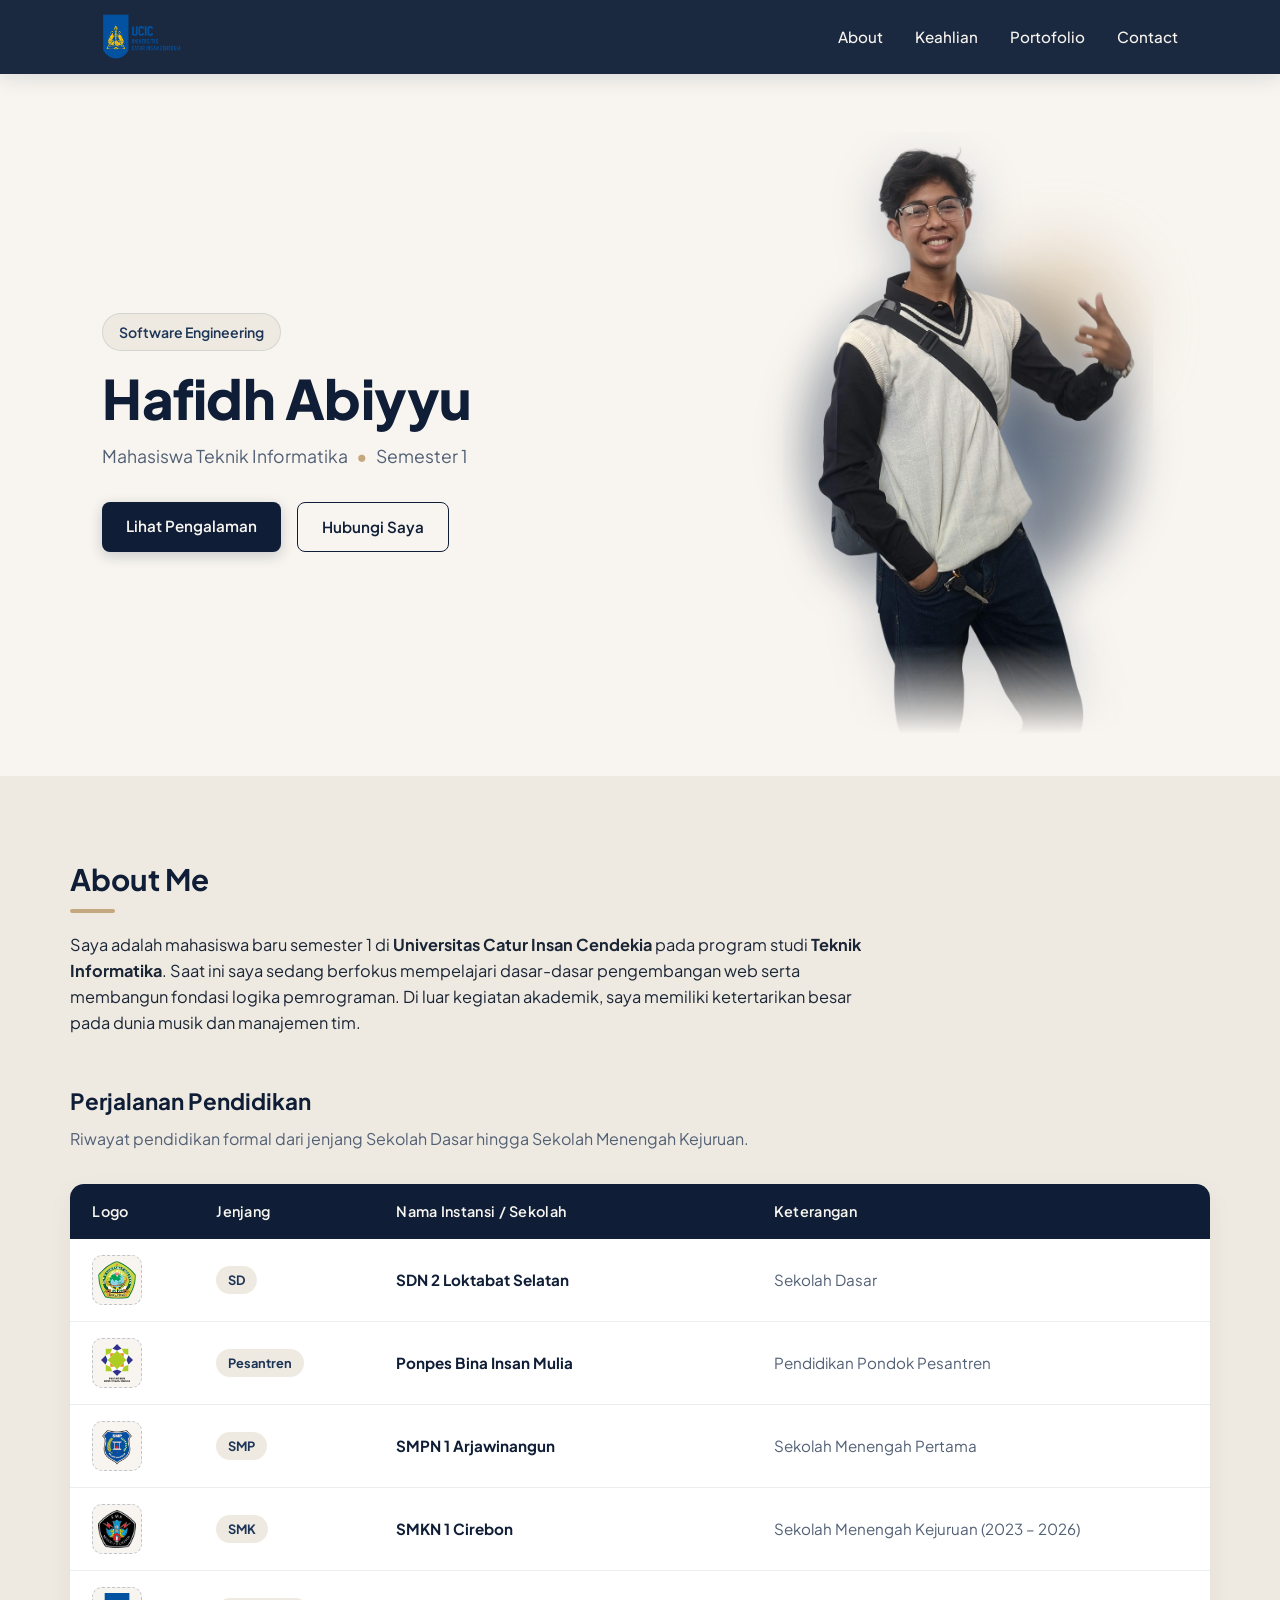
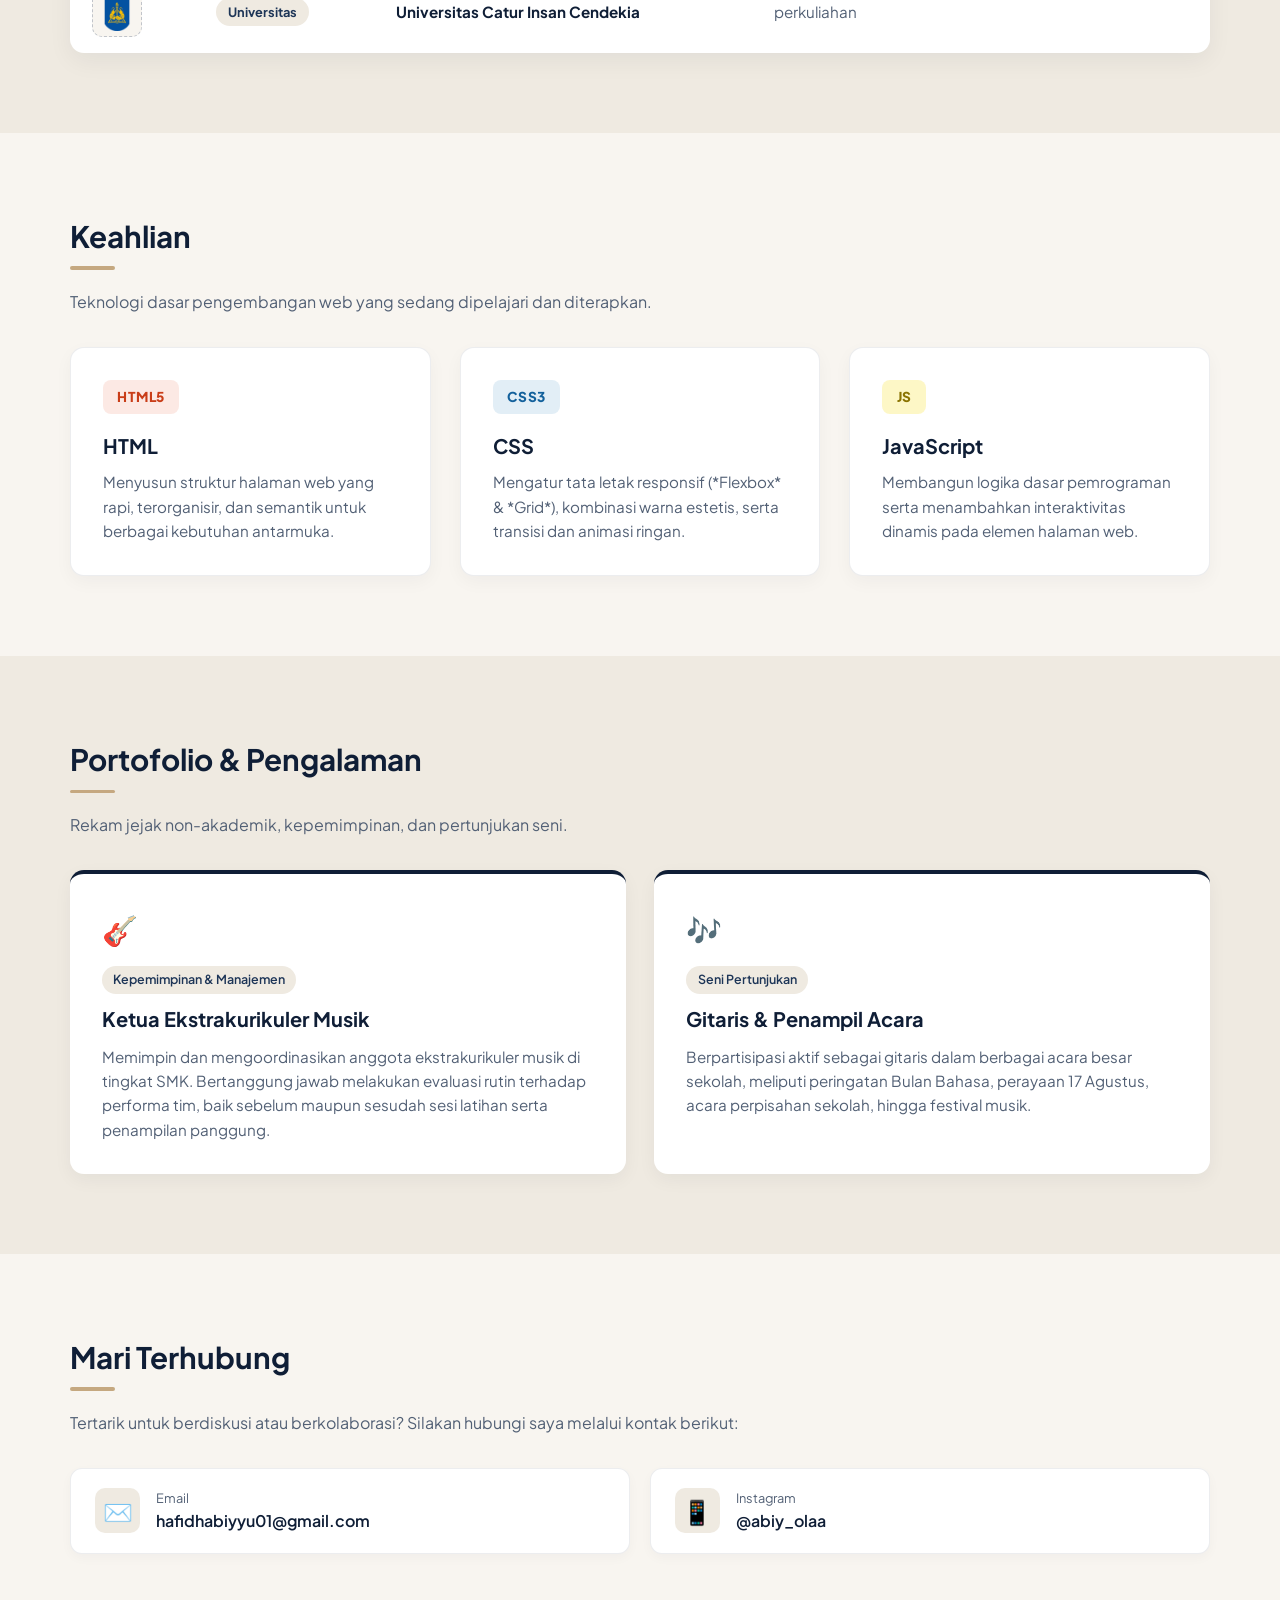
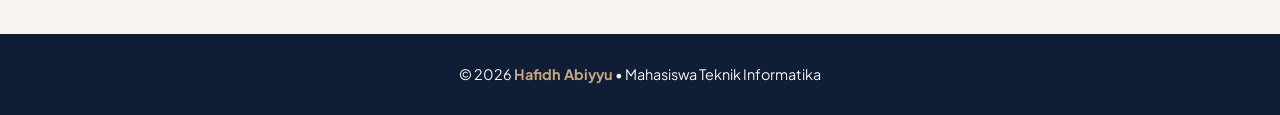
<file: index.html>
<!DOCTYPE html>
<html lang="id">

<head>
    <meta charset="UTF-8">
    <meta name="viewport" content="width=device-width, initial-scale=1.0">
    <link rel="icon" type="image/png" href="/asset/logo-cic.png">
    <title>Web Profile - Hafidh Abiyyu</title>
    <link rel="preconnect" href="https://fonts.googleapis.com">
    <link rel="preconnect" href="https://fonts.gstatic.com" crossorigin>
    <link href="https://fonts.googleapis.com/css2?family=Plus+Jakarta+Sans:wght@400;500;600;700;800&display=swap"
        rel="stylesheet">
    <link rel="stylesheet" href="style.css">
</head>

<body>
    <!-- Navbar -->
    <header class="navbar">
        <div class="nav-container">
            <a href="#home" class="logo-link">
                <img src="/asset/logo-ucic.png" alt="Logo UCIC" class="logo">
            </a>

            <input type="checkbox" id="menu-toggle" class="menu-toggle">
            <label for="menu-toggle" class="burger-btn" aria-label="Buka Menu">
                <svg xmlns="http://www.w3.org/2000/svg" width="28" height="28" fill="currentColor" viewBox="0 0 24 24">
                    <path d="M3 5h18v2H3zm0 6h18v2H3zm0 6h18v2H3z"></path>
                </svg>
            </label>

            <nav class="nav-menu">
                <ul class="nav-links">
                    <li><a href="#about">About</a></li>
                    <li><a href="#skills">Keahlian</a></li>
                    <li><a href="#portfolio">Portofolio</a></li>
                    <li><a href="#contact">Contact</a></li>
                </ul>
            </nav>
        </div>
    </header>

    <!-- Hero Section -->
    <section id="home" class="hero">
        <div class="hero-content fade-in">
            <span class="greeting-badge">Software Engineering</span>
            <h1>Hafidh Abiyyu</h1>
            <p class="role">Mahasiswa Teknik Informatika <span class="dot">&bull;</span> Semester 1</p>
            <div class="hero-actions">
                <a href="#portfolio" class="btn-primary">Lihat Pengalaman</a>
                <a href="#contact" class="btn-secondary">Hubungi Saya</a>
            </div>
        </div>

        <div class="photo-wrapper fade-in">
            <div class="highlight-backdrop"></div>
            <div class="highlight-accent"></div>
            <img src="/asset/pose2.png" alt="Foto Hafidh Abiyyu" class="profile-photo">
        </div>
    </section>

    <!-- About & Perjalanan Pendidikan Section -->
    <section id="about" class="section">
        <div class="container">
            <!-- Bagian About Me -->
            <div class="about-intro">
                <h2>About Me</h2>
                <p>
                    Saya adalah mahasiswa baru semester 1 di <strong>Universitas Catur Insan Cendekia</strong> pada
                    program studi <strong>Teknik Informatika</strong>.
                    Saat ini saya sedang berfokus mempelajari dasar-dasar pengembangan web serta membangun fondasi
                    logika pemrograman.
                    Di luar kegiatan akademik, saya memiliki ketertarikan besar pada dunia musik dan manajemen tim.
                </p>
            </div>

            <!-- Tabel Perjalanan Pendidikan (SD - SMK) -->
            <div class="education-section">
                <h3>Perjalanan Pendidikan</h3>
                <p class="section-desc">Riwayat pendidikan formal dari jenjang Sekolah Dasar hingga Sekolah Menengah
                    Kejuruan.</p>

                <div class="table-responsive">
                    <table class="edu-table">
                        <thead>
                            <tr>
                                <th>Logo</th>
                                <th>Jenjang</th>
                                <th>Nama Instansi / Sekolah</th>
                                <th>Keterangan</th>
                            </tr>
                        </thead>
                        <tbody>
                            <tr>
                                <td>
                                    <div class="school-logo-box">
                                        <!-- Ganti src dengan path logo sekolahmu nanti -->
                                        <img src="/asset/sdLogo.png" alt="Logo SDN 2 Loktabat Selatan"
                                            class="school-logo">
                                    </div>
                                </td>
                                <td><span class="level-badge">SD</span></td>
                                <td class="school-name">SDN 2 Loktabat Selatan</td>
                                <td>Sekolah Dasar</td>
                            </tr>
                            <tr>
                                <td>
                                    <div class="school-logo-box">
                                        <!-- Ganti src dengan path logo pondok/sekolahmu nanti -->
                                        <img src="/asset/ponpeslogo.png" alt="Logo Ponpes Bina Insan Mulia"
                                            class="school-logo">
                                    </div>
                                </td>
                                <td><span class="level-badge">Pesantren</span></td>
                                <td class="school-name">Ponpes Bina Insan Mulia</td>
                                <td>Pendidikan Pondok Pesantren</td>
                            </tr>
                            <tr>
                                <td>
                                    <div class="school-logo-box">
                                        <!-- Ganti src dengan path logo SMP nanti -->
                                        <img src="/asset/smplogo.png" alt="Logo SMPN 1 Arjawinangun"
                                            class="school-logo">
                                    </div>
                                </td>
                                <td><span class="level-badge">SMP</span></td>
                                <td class="school-name">SMPN 1 Arjawinangun</td>
                                <td>Sekolah Menengah Pertama</td>
                            </tr>
                            <tr>
                                <td>
                                    <div class="school-logo-box">
                                        <!-- Ganti src dengan path logo SMK nanti -->
                                        <img src="/asset/smklogo.png" alt="Logo SMKN 1 Cirebon" class="school-logo">
                                    </div>
                                </td>
                                <td><span class="level-badge">SMK</span></td>
                                <td class="school-name">SMKN 1 Cirebon</td>
                                <td>Sekolah Menengah Kejuruan (2023 – 2026)</td>
                            </tr>
                            <tr>
                                <td>
                                    <div class="school-logo-box">
                                        <!-- Ganti src dengan path logo SMK nanti -->
                                        <img src="/asset/logo-cic.png" alt="Logo SMKN 1 Cirebon" class="school-logo">
                                    </div>
                                </td>
                                <td><span class="level-badge">Universitas</span></td>
                                <td class="school-name">Universitas Catur Insan Cendekia</td>
                                <td>perkuliahan</td>
                            </tr>
                        </tbody>
                    </table>
                </div>
            </div>
        </div>
    </section>

    <!-- Section Keahlian (HTML, CSS, JS) -->
    <section id="skills" class="section bg-alt">
        <div class="container">
            <div class="section-header">
                <h2>Keahlian</h2>
                <p class="section-desc">Teknologi dasar pengembangan web yang sedang dipelajari dan diterapkan.</p>
            </div>

            <div class="skills-grid">
                <!-- HTML -->
                <div class="skill-card">
                    <div class="skill-badge html-badge">HTML5</div>
                    <h3>HTML</h3>
                    <p>
                        Menyusun struktur halaman web yang rapi, terorganisir, dan semantik untuk berbagai kebutuhan
                        antarmuka.
                    </p>
                </div>

                <!-- CSS -->
                <div class="skill-card">
                    <div class="skill-badge css-badge">CSS3</div>
                    <h3>CSS</h3>
                    <p>
                        Mengatur tata letak responsif (*Flexbox* & *Grid*), kombinasi warna estetis, serta transisi dan
                        animasi ringan.
                    </p>
                </div>

                <!-- JavaScript -->
                <div class="skill-card">
                    <div class="skill-badge js-badge">JS</div>
                    <h3>JavaScript</h3>
                    <p>
                        Membangun logika dasar pemrograman serta menambahkan interaktivitas dinamis pada elemen halaman
                        web.
                    </p>
                </div>
            </div>
        </div>
    </section>

    <!-- Portfolio Section -->
    <section id="portfolio" class="section">
        <div class="container">
            <div class="section-header">
                <h2>Portofolio & Pengalaman</h2>
                <p class="section-desc">Rekam jejak non-akademik, kepemimpinan, dan pertunjukan seni.</p>
            </div>

            <div class="portfolio-grid">
                <div class="card">
                    <div class="card-icon">🎸</div>
                    <span class="tag">Kepemimpinan & Manajemen</span>
                    <h3>Ketua Ekstrakurikuler Musik</h3>
                    <p>
                        Memimpin dan mengoordinasikan anggota ekstrakurikuler musik di tingkat SMK.
                        Bertanggung jawab melakukan evaluasi rutin terhadap performa tim, baik sebelum maupun sesudah
                        sesi latihan serta penampilan panggung.
                    </p>
                </div>

                <div class="card">
                    <div class="card-icon">🎶</div>
                    <span class="tag">Seni Pertunjukan</span>
                    <h3>Gitaris & Penampil Acara</h3>
                    <p>
                        Berpartisipasi aktif sebagai gitaris dalam berbagai acara besar sekolah, meliputi peringatan
                        Bulan Bahasa, perayaan 17 Agustus, acara perpisahan sekolah, hingga festival musik.
                    </p>
                </div>
            </div>
        </div>
    </section>

    <!-- Contact Section -->
    <section id="contact" class="section bg-alt">
        <div class="container">
            <h2>Mari Terhubung</h2>
            <p class="section-desc">Tertarik untuk berdiskusi atau berkolaborasi? Silakan hubungi saya melalui kontak
                berikut:</p>

            <div class="contact-cards">
                <a href="mailto:hafidhabiyyu01@gmail.com" class="contact-item">
                    <span class="contact-icon">✉️</span>
                    <div>
                        <small>Email</small>
                        <p>hafidhabiyyu01@gmail.com</p>
                    </div>
                </a>

                <a href="https://instagram.com/abiy_olaa" target="_blank" class="contact-item">
                    <span class="contact-icon">📱</span>
                    <div>
                        <small>Instagram</small>
                        <p>@abiy_olaa</p>
                    </div>
                </a>
            </div>
        </div>
    </section>

    <!-- Footer -->
    <footer>
        <p>&copy; 2026 <strong>Hafidh Abiyyu</strong> &bull; Mahasiswa Teknik Informatika</p>
    </footer>

</body>

</html>
</file>
<file: style.css>
:root {
    --navy-dark: #0f1e36;
    --navy-medium: #1d3557;
    --navy-light: #2b4c7e;
    --cream-bg: #f8f5f0;
    --cream-card: #ffffff;
    --cream-alt: #efeae1;
    --text-main: #1a2536;
    --text-muted: #526075;
    --accent-gold: #c5a880;
    --accent-gold-light: #e6d5bc;
}

* {
    margin: 0;
    padding: 0;
    box-sizing: border-box;
    scroll-behavior: smooth;
}

body {
    font-family: 'Plus Jakarta Sans', 'Segoe UI', Tahoma, Geneva, Verdana, sans-serif;
    background-color: var(--cream-bg);
    color: var(--text-main);
    line-height: 1.6;
    overflow-x: hidden;
}

@keyframes float {

    0%,
    100% {
        transform: translateY(0px);
    }

    50% {
        transform: translateY(-8px);
    }
}

@keyframes pulseGlow {

    0%,
    100% {
        transform: translate(-50%, -50%) scale(1);
        opacity: 0.75;
    }

    50% {
        transform: translate(-50%, -50%) scale(1.06);
        opacity: 0.9;
    }
}

@keyframes fadeInUp {
    from {
        opacity: 0;
        transform: translateY(20px);
    }

    to {
        opacity: 1;
        transform: translateY(0);
    }
}

.fade-in {
    animation: fadeInUp 0.8s ease-out forwards;
}

/* Navbar */
.navbar {
    position: sticky;
    top: 0;
    z-index: 1000;
    background-color: rgba(15, 30, 54, 0.95);
    backdrop-filter: blur(10px);
    -webkit-backdrop-filter: blur(10px);
    padding: 0.9rem 0;
    box-shadow: 0 4px 20px rgba(15, 30, 54, 0.12);
}

.nav-container {
    max-width: 1140px;
    margin: 0 auto;
    padding: 0 2rem;
    display: flex;
    justify-content: space-between;
    align-items: center;
}

.logo-link {
    display: flex;
    align-items: center;
    transition: transform 0.3s ease;
}

.logo-link:hover {
    transform: scale(1.05);
}

.logo {
    height: 45px;
    width: auto;
    object-fit: contain;
}

.menu-toggle {
    display: none;
}

.burger-btn {
    display: none;
    color: var(--cream-bg);
    cursor: pointer;
    padding: 0.4rem;
    border-radius: 8px;
    transition: color 0.3s ease, background-color 0.3s ease, transform 0.2s ease;
}

.burger-btn:hover {
    color: var(--accent-gold);
    background-color: rgba(255, 255, 255, 0.08);
}

.nav-links {
    list-style: none;
    display: flex;
    gap: 2rem;
}

.nav-links a {
    color: var(--cream-bg);
    text-decoration: none;
    font-size: 0.95rem;
    font-weight: 500;
    position: relative;
    padding-bottom: 4px;
    transition: color 0.3s ease;
}

.nav-links a::after {
    content: '';
    position: absolute;
    bottom: 0;
    left: 0;
    width: 0%;
    height: 2px;
    background-color: var(--accent-gold);
    transition: width 0.3s ease;
}

.nav-links a:hover {
    color: var(--accent-gold);
}

.nav-links a:hover::after {
    width: 100%;
}

@media (max-width: 768px) {
    .nav-container {
        padding: 0 1.2rem;
    }

    .burger-btn {
        display: flex;
        align-items: center;
        justify-content: center;
        margin-left: auto;
    }

    .menu-toggle:checked + .burger-btn {
        color: var(--accent-gold);
        background-color: rgba(255, 255, 255, 0.1);
    }

    .nav-menu {
        position: absolute;
        top: 100%;
        left: 0;
        width: 100%;
        background-color: rgba(15, 30, 54, 0.98);
        backdrop-filter: blur(12px);
        -webkit-backdrop-filter: blur(12px);
        max-height: 0;
        overflow: hidden;
        opacity: 0;
        transition: max-height 0.35s ease, opacity 0.3s ease;
        box-shadow: 0 12px 24px rgba(15, 30, 54, 0.25);
    }

    .menu-toggle:checked ~ .nav-menu {
        max-height: 320px;
        opacity: 1;
        border-top: 1px solid rgba(255, 255, 255, 0.1);
    }

    .nav-links {
        flex-direction: column;
        align-items: center;
        gap: 0;
        padding: 0.6rem 0;
    }

    .nav-links li {
        width: 100%;
        text-align: center;
    }

    .nav-links a {
        display: block;
        padding: 0.9rem 1.5rem;
        font-size: 1rem;
    }

    .nav-links a::after {
        display: none;
    }

    .nav-links a:hover {
        background-color: rgba(255, 255, 255, 0.06);
    }

    .hero {
        flex-direction: column-reverse;
        text-align: center;
        padding-top: 2.5rem;
        gap: 2rem;
    }

    .hero-actions {
        justify-content: center;
    }

    .photo-wrapper {
        max-width: 280px;
        width: 80%;
    }

    .profile-photo {
        max-width: 260px;
    }
}

/* Hero Section */
.hero {
    max-width: 1140px;
    margin: 0 auto;
    padding: 3rem 2rem 2rem;
    display: flex;
    align-items: center;
    justify-content: space-between;
    gap: 3rem;
    min-height: 78vh;
}

.hero-content {
    flex: 1;
    max-width: 550px;
}

.greeting-badge {
    display: inline-block;
    background-color: var(--cream-alt);
    color: var(--navy-medium);
    padding: 0.4rem 1rem;
    border-radius: 50px;
    font-size: 0.88rem;
    font-weight: 600;
    margin-bottom: 1rem;
    border: 1px solid rgba(29, 53, 87, 0.12);
}

.hero-content h1 {
    font-size: clamp(2.4rem, 5vw, 3.4rem);
    font-weight: 800;
    color: var(--navy-dark);
    line-height: 1.15;
    margin-bottom: 0.8rem;
    letter-spacing: -0.5px;
}

.hero-content .role {
    font-size: 1.1rem;
    color: var(--text-muted);
    margin-bottom: 2rem;
}

.hero-content .dot {
    color: var(--accent-gold);
    font-weight: bold;
    margin: 0 0.3rem;
}

/* Button */
.hero-actions {
    display: flex;
    gap: 1rem;
    flex-wrap: wrap;
}

.btn-primary,
.btn-secondary {
    padding: 0.75rem 1.5rem;
    border-radius: 8px;
    font-size: 0.95rem;
    font-weight: 600;
    text-decoration: none;
    transition: all 0.3s ease;
}

.btn-primary {
    background-color: var(--navy-dark);
    color: var(--cream-bg);
    box-shadow: 0 4px 14px rgba(15, 30, 54, 0.2);
}

.btn-primary:hover {
    background-color: var(--navy-light);
    transform: translateY(-2px);
    box-shadow: 0 6px 20px rgba(15, 30, 54, 0.28);
}

.btn-secondary {
    background-color: transparent;
    color: var(--navy-dark);
    border: 1.5px solid var(--navy-dark);
}

.btn-secondary:hover {
    background-color: var(--cream-alt);
    transform: translateY(-2px);
}

/* Foto Profil PNG Tanpa Box + Highlight */
.photo-wrapper {
    position: relative;
    flex: 1;
    max-width: 420px;
    display: flex;
    align-items: center;
    justify-content: center;
}

.highlight-backdrop {
    position: absolute;
    top: 52%;
    left: 50%;
    transform: translate(-50%, -50%);
    width: 82%;
    aspect-ratio: 1 / 1;
    background: radial-gradient(circle, rgba(29, 53, 87, 0.85) 0%, rgba(15, 30, 54, 0.45) 55%, rgba(248, 245, 240, 0) 75%);
    border-radius: 50%;
    filter: blur(22px);
    z-index: 1;
    animation: pulseGlow 5s infinite ease-in-out;
}

.highlight-accent {
    position: absolute;
    top: 20%;
    right: 12%;
    width: 140px;
    height: 140px;
    background: var(--accent-gold);
    border-radius: 50%;
    filter: blur(35px);
    opacity: 0.55;
    z-index: 1;
}

.profile-photo {
    position: relative;
    z-index: 2;
    width: 100%;
    max-width: 370px;
    height: auto;
    display: block;
    object-fit: contain;
    filter: drop-shadow(0 16px 24px rgba(15, 30, 54, 0.25)) drop-shadow(0 0 12px rgba(255, 255, 255, 0.45));
    -webkit-mask-image: linear-gradient(to bottom, black 85%, transparent 100%);
    mask-image: linear-gradient(to bottom, black 85%, transparent 100%);
    animation: float 4.5s infinite ease-in-out;
    transition: transform 0.3s ease;
}

.profile-photo:hover {
    filter: drop-shadow(0 20px 28px rgba(15, 30, 54, 0.32)) drop-shadow(0 0 16px rgba(197, 168, 128, 0.6));
}

/* Section Umum */
.section {
    background-color: var(--cream-alt);
    padding: 5rem 2rem;
}

.bg-alt {
    background-color: var(--cream-bg);
}

.container {
    max-width: 1140px;
    margin: 0 auto;
}

h2 {
    font-size: 1.85rem;
    font-weight: 700;
    color: var(--navy-dark);
    margin-bottom: 1.2rem;
    position: relative;
    display: inline-block;
}

h2::after {
    content: '';
    display: block;
    width: 45px;
    height: 3.5px;
    background-color: var(--accent-gold);
    border-radius: 2px;
    margin-top: 6px;
}

.section-desc {
    color: var(--text-muted);
    margin-bottom: 2rem;
}

/* About Intro */
.about-intro {
    max-width: 800px;
    margin-bottom: 3rem;
}

.about-intro p {
    font-size: 1.02rem;
    color: var(--text-main);
}

/* Tabel Perjalanan Pendidikan */
.education-section h3 {
    font-size: 1.4rem;
    color: var(--navy-dark);
    margin-bottom: 0.4rem;
}

.table-responsive {
    width: 100%;
    overflow-x: auto;
    border-radius: 14px;
    box-shadow: 0 8px 24px rgba(15, 30, 54, 0.06);
    background-color: var(--cream-card);
}

.edu-table {
    width: 100%;
    border-collapse: collapse;
    text-align: left;
    min-width: 600px;
}

.edu-table thead {
    background-color: var(--navy-dark);
    color: var(--cream-bg);
}

.edu-table th {
    padding: 1rem 1.4rem;
    font-size: 0.9rem;
    font-weight: 600;
    letter-spacing: 0.3px;
}

.edu-table td {
    padding: 1rem 1.4rem;
    border-bottom: 1px solid rgba(15, 30, 54, 0.08);
    vertical-align: middle;
    font-size: 0.95rem;
    color: var(--text-muted);
}

.edu-table tbody tr:last-child td {
    border-bottom: none;
}

.edu-table tbody tr {
    transition: background-color 0.25s ease;
}

.edu-table tbody tr:hover {
    background-color: rgba(239, 234, 225, 0.55);
}

/* Wadah Logo Sekolah di Dalam Tabel */
.school-logo-box {
    width: 50px;
    height: 50px;
    border-radius: 10px;
    background-color: var(--cream-bg);
    border: 1.5px dashed rgba(29, 53, 87, 0.25);
    display: flex;
    align-items: center;
    justify-content: center;
    padding: 5px;
    overflow: hidden;
}

.school-logo {
    width: 100%;
    height: 100%;
    object-fit: contain;
}

.level-badge {
    display: inline-block;
    background-color: var(--cream-alt);
    color: var(--navy-medium);
    font-weight: 700;
    font-size: 0.8rem;
    padding: 0.25rem 0.75rem;
    border-radius: 50px;
}

.school-name {
    font-weight: 700;
    color: var(--navy-dark) !important;
}

/* Section Keahlian (HTML, CSS, JS) */
.skills-grid {
    display: grid;
    grid-template-columns: repeat(auto-fit, minmax(260px, 1fr));
    gap: 1.8rem;
}

.skill-card {
    background-color: var(--cream-card);
    padding: 2rem;
    border-radius: 14px;
    border: 1px solid rgba(15, 30, 54, 0.08);
    box-shadow: 0 6px 18px rgba(15, 30, 54, 0.04);
    transition: transform 0.3s ease, box-shadow 0.3s ease, border-color 0.3s ease;
}

.skill-card:hover {
    transform: translateY(-6px);
    border-color: var(--accent-gold);
    box-shadow: 0 14px 28px rgba(15, 30, 54, 0.09);
}

.skill-badge {
    display: inline-flex;
    align-items: center;
    justify-content: center;
    padding: 0.4rem 0.9rem;
    border-radius: 8px;
    font-weight: 800;
    font-size: 0.85rem;
    letter-spacing: 0.5px;
    margin-bottom: 1rem;
}

.html-badge {
    background-color: rgba(227, 79, 38, 0.12);
    color: #c93d18;
}

.css-badge {
    background-color: rgba(21, 114, 182, 0.12);
    color: #13619c;
}

.js-badge {
    background-color: rgba(247, 223, 30, 0.25);
    color: #8a7300;
}

.skill-card h3 {
    color: var(--navy-dark);
    font-size: 1.25rem;
    margin-bottom: 0.5rem;
}

.skill-card p {
    font-size: 0.95rem;
    color: var(--text-muted);
}

/* Portofolio */
.portfolio-grid {
    display: grid;
    grid-template-columns: repeat(auto-fit, minmax(290px, 1fr));
    gap: 1.8rem;
}

.card {
    background-color: var(--cream-card);
    padding: 2rem;
    border-radius: 14px;
    border-top: 4px solid var(--navy-dark);
    box-shadow: 0 6px 18px rgba(15, 30, 54, 0.05);
    transition: transform 0.3s ease, box-shadow 0.3s ease, border-color 0.3s ease;
}

.card:hover {
    transform: translateY(-6px);
    box-shadow: 0 14px 28px rgba(15, 30, 54, 0.1);
    border-top-color: var(--accent-gold);
}

.card-icon {
    font-size: 1.8rem;
    margin-bottom: 0.8rem;
}

.card h3 {
    color: var(--navy-dark);
    margin: 0.6rem 0;
    font-size: 1.25rem;
}

.card .tag {
    display: inline-block;
    font-size: 0.78rem;
    background-color: var(--cream-alt);
    color: var(--navy-medium);
    padding: 0.25rem 0.7rem;
    border-radius: 50px;
    font-weight: 600;
}

.card p {
    font-size: 0.95rem;
    color: var(--text-muted);
}

/* Contact */
.contact-cards {
    display: grid;
    grid-template-columns: repeat(auto-fit, minmax(260px, 1fr));
    gap: 1.2rem;
}

.contact-item {
    display: flex;
    align-items: center;
    gap: 1rem;
    background-color: var(--cream-card);
    padding: 1.2rem 1.5rem;
    border-radius: 12px;
    text-decoration: none;
    color: var(--text-main);
    border: 1px solid rgba(15, 30, 54, 0.08);
    box-shadow: 0 4px 12px rgba(15, 30, 54, 0.03);
    transition: all 0.3s ease;
}

.contact-item:hover {
    transform: translateY(-3px);
    border-color: var(--accent-gold);
    box-shadow: 0 8px 20px rgba(15, 30, 54, 0.08);
}

.contact-icon {
    font-size: 1.5rem;
    background-color: var(--cream-alt);
    width: 45px;
    height: 45px;
    display: flex;
    align-items: center;
    justify-content: center;
    border-radius: 10px;
}

.contact-item small {
    color: var(--text-muted);
    font-size: 0.8rem;
    display: block;
}

.contact-item p {
    font-weight: 600;
    color: var(--navy-dark);
}

/* Footer */
footer {
    background-color: var(--navy-dark);
    color: var(--cream-bg);
    text-align: center;
    padding: 1.8rem;
    font-size: 0.9rem;
}

footer strong {
    color: var(--accent-gold);
}

/* Responsif Tablet & Mobile */
@media (max-width: 768px) {
    .nav-container {
        padding: 0 1.2rem;
    }

    .hero {
        flex-direction: column-reverse;
        text-align: center;
        padding-top: 2.5rem;
        gap: 2rem;
    }

    .hero-actions {
        justify-content: center;
    }

    .photo-wrapper {
        max-width: 280px;
        width: 80%;
    }

    .profile-photo {
        max-width: 260px;
    }

    .nav-links {
        gap: 1rem;
        font-size: 0.9rem;
    }
}
</file>
